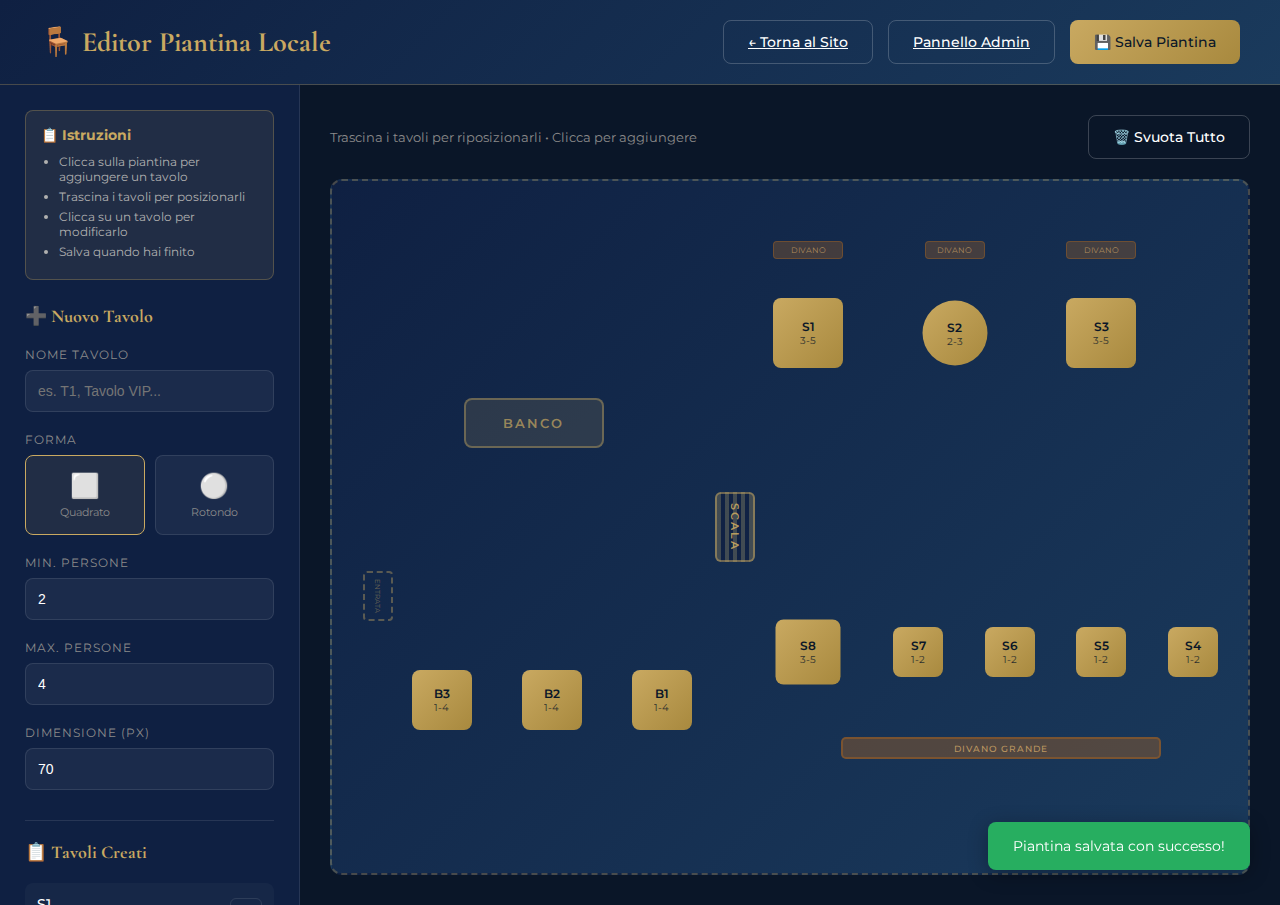
<file: editor.html>
<!DOCTYPE html>
<html lang="it">
<head>
    <meta charset="UTF-8">
    <meta name="viewport" content="width=device-width, initial-scale=1.0">
    <title>Editor Piantina - Skalette Bistro</title>
    <link href="https://fonts.googleapis.com/css2?family=Cormorant+Garamond:wght@400;500;600&family=Montserrat:wght@300;400;500;600&display=swap" rel="stylesheet">
    <style>
        * { margin: 0; padding: 0; box-sizing: border-box; }
        
        body {
            font-family: 'Montserrat', sans-serif;
            background: #0a1628;
            color: #fff;
            min-height: 100vh;
        }
        
        .editor-header {
            background: linear-gradient(135deg, #0f2042 0%, #1a3a5c 100%);
            padding: 20px 40px;
            display: flex;
            justify-content: space-between;
            align-items: center;
            border-bottom: 1px solid rgba(201,169,97,0.3);
        }
        
        .editor-header h1 {
            font-family: 'Cormorant Garamond', serif;
            font-size: 28px;
            color: #c9a961;
        }
        
        .header-actions {
            display: flex;
            gap: 15px;
        }
        
        .btn {
            padding: 12px 24px;
            border: none;
            border-radius: 8px;
            cursor: pointer;
            font-family: 'Montserrat', sans-serif;
            font-size: 14px;
            font-weight: 500;
            transition: all 0.3s ease;
        }
        
        .btn-primary {
            background: linear-gradient(135deg, #c9a961 0%, #a8893e 100%);
            color: #0a1628;
        }
        
        .btn-primary:hover {
            transform: translateY(-2px);
            box-shadow: 0 4px 15px rgba(201,169,97,0.4);
        }
        
        .btn-secondary {
            background: transparent;
            border: 1px solid rgba(255,255,255,0.2);
            color: #fff;
        }
        
        .btn-secondary:hover {
            border-color: #c9a961;
            color: #c9a961;
        }
        
        .editor-container {
            display: grid;
            grid-template-columns: 300px 1fr;
            height: calc(100vh - 80px);
        }
        
        .sidebar {
            background: #0f2042;
            padding: 25px;
            border-right: 1px solid rgba(255,255,255,0.1);
            overflow-y: auto;
        }
        
        .sidebar h3 {
            font-family: 'Cormorant Garamond', serif;
            font-size: 18px;
            margin-bottom: 20px;
            color: #c9a961;
        }
        
        .form-group {
            margin-bottom: 20px;
        }
        
        .form-group label {
            display: block;
            font-size: 12px;
            color: #8a8a8a;
            margin-bottom: 8px;
            text-transform: uppercase;
            letter-spacing: 1px;
        }
        
        .form-group input,
        .form-group select {
            width: 100%;
            padding: 12px;
            background: rgba(255,255,255,0.05);
            border: 1px solid rgba(255,255,255,0.1);
            border-radius: 8px;
            color: #fff;
            font-size: 14px;
        }
        
        .form-group input:focus,
        .form-group select:focus {
            outline: none;
            border-color: #c9a961;
        }
        
        .shape-selector {
            display: flex;
            gap: 10px;
        }
        
        .shape-btn {
            flex: 1;
            padding: 15px;
            background: rgba(255,255,255,0.05);
            border: 1px solid rgba(255,255,255,0.1);
            border-radius: 8px;
            cursor: pointer;
            text-align: center;
            transition: all 0.3s ease;
        }
        
        .shape-btn:hover,
        .shape-btn.active {
            border-color: #c9a961;
            background: rgba(201,169,97,0.1);
        }
        
        .shape-btn .icon {
            font-size: 24px;
            margin-bottom: 5px;
        }
        
        .shape-btn span {
            display: block;
            font-size: 11px;
            color: #8a8a8a;
        }
        
        .canvas-container {
            padding: 30px;
            display: flex;
            flex-direction: column;
            gap: 20px;
        }
        
        .canvas-header {
            display: flex;
            justify-content: space-between;
            align-items: center;
        }
        
        .canvas-info {
            font-size: 13px;
            color: #8a8a8a;
        }
        
        #floor-canvas {
            flex: 1;
            background: linear-gradient(135deg, #0f2042 0%, #1a3a5c 100%);
            border-radius: 12px;
            border: 2px dashed rgba(201,169,97,0.3);
            position: relative;
            min-height: 500px;
            cursor: crosshair;
        }
        
        .fixed-element {
            position: absolute;
            pointer-events: none;
            display: flex;
            align-items: center;
            justify-content: center;
            transform: translate(-50%, -50%);
        }
        
        .table-element {
            position: absolute;
            display: flex;
            flex-direction: column;
            align-items: center;
            justify-content: center;
            cursor: move;
            transition: box-shadow 0.3s ease;
            user-select: none;
        }
        
        .table-element:hover {
            box-shadow: 0 0 20px rgba(201,169,97,0.5);
        }
        
        .table-element.selected {
            box-shadow: 0 0 0 3px #c9a961;
        }
        
        .table-element .table-name {
            font-weight: 600;
            font-size: 12px;
            color: #0a1628;
        }
        
        .table-element .table-capacity {
            font-size: 10px;
            color: #0a1628;
            opacity: 0.8;
        }
        
        .table-element .delete-btn {
            position: absolute;
            top: -8px;
            right: -8px;
            width: 20px;
            height: 20px;
            background: #e74c3c;
            border-radius: 50%;
            border: none;
            color: #fff;
            cursor: pointer;
            font-size: 12px;
            display: none;
            align-items: center;
            justify-content: center;
        }
        
        .table-element:hover .delete-btn,
        .table-element.selected .delete-btn {
            display: flex;
        }
        
        .tables-list {
            margin-top: 30px;
            border-top: 1px solid rgba(255,255,255,0.1);
            padding-top: 20px;
        }
        
        .table-item {
            display: flex;
            justify-content: space-between;
            align-items: center;
            padding: 12px;
            background: rgba(255,255,255,0.03);
            border-radius: 8px;
            margin-bottom: 10px;
        }
        
        .table-item-info h4 {
            font-size: 14px;
            font-weight: 500;
        }
        
        .table-item-info span {
            font-size: 11px;
            color: #8a8a8a;
        }
        
        .table-item-actions {
            display: flex;
            gap: 8px;
        }
        
        .icon-btn {
            width: 32px;
            height: 32px;
            border-radius: 6px;
            border: 1px solid rgba(255,255,255,0.1);
            background: transparent;
            color: #8a8a8a;
            cursor: pointer;
            transition: all 0.3s ease;
        }
        
        .icon-btn:hover {
            border-color: #c9a961;
            color: #c9a961;
        }
        
        .icon-btn.delete:hover {
            border-color: #e74c3c;
            color: #e74c3c;
        }
        
        .toast {
            position: fixed;
            bottom: 30px;
            right: 30px;
            background: #27ae60;
            color: #fff;
            padding: 15px 25px;
            border-radius: 8px;
            font-size: 14px;
            box-shadow: 0 4px 20px rgba(0,0,0,0.3);
            transform: translateY(100px);
            opacity: 0;
            transition: all 0.3s ease;
        }
        
        .toast.show {
            transform: translateY(0);
            opacity: 1;
        }
        
        .instructions {
            background: rgba(201,169,97,0.1);
            border: 1px solid rgba(201,169,97,0.3);
            border-radius: 8px;
            padding: 15px;
            margin-bottom: 25px;
        }
        
        .instructions h4 {
            color: #c9a961;
            font-size: 14px;
            margin-bottom: 10px;
        }
        
        .instructions ul {
            font-size: 12px;
            color: #b0b0b0;
            padding-left: 18px;
        }
        
        .instructions li {
            margin-bottom: 5px;
        }
    </style>
</head>
<body>
    <header class="editor-header">
        <h1>🪑 Editor Piantina Locale</h1>
        <div class="header-actions">
            <a href="index.html" class="btn btn-secondary">← Torna al Sito</a>
            <a href="admin.html" class="btn btn-secondary">Pannello Admin</a>
            <button class="btn btn-primary" onclick="saveAll()">💾 Salva Piantina</button>
        </div>
    </header>
    
    <div class="editor-container">
        <aside class="sidebar">
            <div class="instructions">
                <h4>📋 Istruzioni</h4>
                <ul>
                    <li>Clicca sulla piantina per aggiungere un tavolo</li>
                    <li>Trascina i tavoli per posizionarli</li>
                    <li>Clicca su un tavolo per modificarlo</li>
                    <li>Salva quando hai finito</li>
                </ul>
            </div>
            
            <h3>➕ Nuovo Tavolo</h3>
            
            <div class="form-group">
                <label>Nome Tavolo</label>
                <input type="text" id="table-name" placeholder="es. T1, Tavolo VIP...">
            </div>
            
            <div class="form-group">
                <label>Forma</label>
                <div class="shape-selector">
                    <div class="shape-btn active" data-shape="square" onclick="selectShape('square')">
                        <div class="icon">⬜</div>
                        <span>Quadrato</span>
                    </div>
                    <div class="shape-btn" data-shape="round" onclick="selectShape('round')">
                        <div class="icon">⚪</div>
                        <span>Rotondo</span>
                    </div>
                </div>
            </div>
            
            <div class="form-group">
                <label>Min. Persone</label>
                <input type="number" id="min-guests" value="2" min="1" max="20">
            </div>
            
            <div class="form-group">
                <label>Max. Persone</label>
                <input type="number" id="max-guests" value="4" min="1" max="20">
            </div>
            
            <div class="form-group">
                <label>Dimensione (px)</label>
                <input type="number" id="table-size" value="70" min="40" max="150">
            </div>
            
            <div class="tables-list">
                <h3>📋 Tavoli Creati</h3>
                <div id="tables-list-content"></div>
            </div>
        </aside>
        
        <main class="canvas-container">
            <div class="canvas-header">
                <span class="canvas-info">Trascina i tavoli per riposizionarli • Clicca per aggiungere</span>
                <button class="btn btn-secondary" onclick="clearAll()">🗑️ Svuota Tutto</button>
            </div>
            <div id="floor-canvas">
                <!-- BANCO -->
                <div class="fixed-element" style="left:22%;top:35%;width:140px;height:50px;background:rgba(201,169,97,0.15);border:2px solid rgba(201,169,97,0.4);border-radius:8px;">
                    <span style="color:rgba(201,169,97,0.7);font-size:13px;font-weight:600;letter-spacing:2px;">BANCO</span>
                </div>
                
                <!-- DIVANI PICCOLI zona alta -->
                <div class="fixed-element" style="left:52%;top:10%;width:70px;height:18px;background:rgba(139,90,43,0.4);border:1px solid rgba(139,90,43,0.6);border-radius:4px;">
                    <span style="color:rgba(200,160,100,0.8);font-size:8px;">DIVANO</span>
                </div>
                <div class="fixed-element" style="left:68%;top:10%;width:60px;height:18px;background:rgba(139,90,43,0.4);border:1px solid rgba(139,90,43,0.6);border-radius:4px;">
                    <span style="color:rgba(200,160,100,0.8);font-size:8px;">DIVANO</span>
                </div>
                <div class="fixed-element" style="left:84%;top:10%;width:70px;height:18px;background:rgba(139,90,43,0.4);border:1px solid rgba(139,90,43,0.6);border-radius:4px;">
                    <span style="color:rgba(200,160,100,0.8);font-size:8px;">DIVANO</span>
                </div>
                
                <!-- DIVANO GRANDE zona bassa (da S8 a S4) -->
                <div class="fixed-element" style="left:73%;top:82%;width:320px;height:22px;background:rgba(139,90,43,0.5);border:2px solid rgba(139,90,43,0.7);border-radius:5px;">
                    <span style="color:rgba(200,160,100,0.9);font-size:9px;font-weight:500;letter-spacing:1px;">DIVANO GRANDE</span>
                </div>
                
                <!-- SCALA -->
                <div class="fixed-element" style="left:44%;top:50%;width:40px;height:70px;background:repeating-linear-gradient(90deg,rgba(201,169,97,0.25),rgba(201,169,97,0.25) 4px,rgba(15,32,66,0.8) 4px,rgba(15,32,66,0.8) 8px);border:2px solid rgba(201,169,97,0.5);border-radius:6px;">
                    <span style="color:rgba(201,169,97,0.9);font-size:11px;font-weight:600;writing-mode:vertical-rl;letter-spacing:2px;">SCALA</span>
                </div>
                
                <!-- ENTRATA -->
                <div class="fixed-element" style="left:5%;top:60%;width:30px;height:50px;border:2px dashed rgba(201,169,97,0.4);border-radius:4px;">
                    <span style="color:rgba(201,169,97,0.5);font-size:7px;writing-mode:vertical-rl;">ENTRATA</span>
                </div>
            </div>
        </main>
    </div>
    
    <div class="toast" id="toast">Salvato con successo!</div>
    
    <script>
        let tables = [];
        let selectedShape = 'square';
        let selectedTableId = null;
        let isDragging = false;
        let dragOffset = { x: 0, y: 0 };
        
        // Carica dati salvati
        function loadSavedData() {
            const saved = localStorage.getItem('skalette_floorplan');
            if (saved) {
                const data = JSON.parse(saved);
                tables = data.tables || [];
            } else {
                // Piantina predefinita Skalette Bistro
                tables = [
                    { id: 'S1', name: 'S1', shape: 'square', minGuests: 3, maxGuests: 5, width: 70, height: 70, x: 52, y: 22 },
                    { id: 'S2', name: 'S2', shape: 'round', minGuests: 2, maxGuests: 3, width: 65, height: 65, x: 68, y: 22 },
                    { id: 'S3', name: 'S3', shape: 'square', minGuests: 3, maxGuests: 5, width: 70, height: 70, x: 84, y: 22 },
                    { id: 'B3', name: 'B3', shape: 'square', minGuests: 1, maxGuests: 4, width: 60, height: 60, x: 12, y: 75 },
                    { id: 'B2', name: 'B2', shape: 'square', minGuests: 1, maxGuests: 4, width: 60, height: 60, x: 24, y: 75 },
                    { id: 'B1', name: 'B1', shape: 'square', minGuests: 1, maxGuests: 4, width: 60, height: 60, x: 36, y: 75 },
                    { id: 'S8', name: 'S8', shape: 'square', minGuests: 3, maxGuests: 5, width: 65, height: 65, x: 52, y: 68 },
                    { id: 'S7', name: 'S7', shape: 'square', minGuests: 1, maxGuests: 2, width: 50, height: 50, x: 64, y: 68 },
                    { id: 'S6', name: 'S6', shape: 'square', minGuests: 1, maxGuests: 2, width: 50, height: 50, x: 74, y: 68 },
                    { id: 'S5', name: 'S5', shape: 'square', minGuests: 1, maxGuests: 2, width: 50, height: 50, x: 84, y: 68 },
                    { id: 'S4', name: 'S4', shape: 'square', minGuests: 1, maxGuests: 2, width: 50, height: 50, x: 94, y: 68 }
                ];
                saveAll();
            }
            renderAllTables();
            updateTablesList();
        }
        
        // Seleziona forma
        function selectShape(shape) {
            selectedShape = shape;
            document.querySelectorAll('.shape-btn').forEach(btn => {
                btn.classList.toggle('active', btn.dataset.shape === shape);
            });
        }
        
        // Aggiungi tavolo
        function addTable(x, y) {
            const name = document.getElementById('table-name').value || `T${tables.length + 1}`;
            const minGuests = parseInt(document.getElementById('min-guests').value) || 2;
            const maxGuests = parseInt(document.getElementById('max-guests').value) || 4;
            const size = parseInt(document.getElementById('table-size').value) || 70;
            
            const canvas = document.getElementById('floor-canvas');
            const rect = canvas.getBoundingClientRect();
            
            const table = {
                id: 'table_' + Date.now(),
                name: name,
                shape: selectedShape,
                minGuests: minGuests,
                maxGuests: maxGuests,
                width: size,
                height: size,
                x: ((x - rect.left) / rect.width) * 100,
                y: ((y - rect.top) / rect.height) * 100
            };
            
            tables.push(table);
            renderTable(table);
            updateTablesList();
            
            document.getElementById('table-name').value = '';
        }
        
        // Render singolo tavolo
        function renderTable(table) {
            const canvas = document.getElementById('floor-canvas');
            
            const el = document.createElement('div');
            el.className = 'table-element';
            el.id = table.id;
            el.style.left = table.x + '%';
            el.style.top = table.y + '%';
            el.style.width = table.width + 'px';
            el.style.height = table.height + 'px';
            el.style.borderRadius = table.shape === 'round' ? '50%' : '8px';
            el.style.background = 'linear-gradient(135deg, #c9a961 0%, #a8893e 100%)';
            el.style.transform = 'translate(-50%, -50%)';
            
            el.innerHTML = `
                <span class="table-name">${table.name}</span>
                <span class="table-capacity">${table.minGuests}-${table.maxGuests}</span>
                <button class="delete-btn" onclick="deleteTable('${table.id}')">×</button>
            `;
            
            // Drag events
            el.addEventListener('mousedown', (e) => {
                if (e.target.classList.contains('delete-btn')) return;
                e.stopPropagation();
                isDragging = true;
                selectedTableId = table.id;
                
                const rect = el.getBoundingClientRect();
                dragOffset.x = e.clientX - rect.left - rect.width/2;
                dragOffset.y = e.clientY - rect.top - rect.height/2;
                
                document.querySelectorAll('.table-element').forEach(t => t.classList.remove('selected'));
                el.classList.add('selected');
            });
            
            canvas.appendChild(el);
        }
        
        // Render tutti i tavoli
        function renderAllTables() {
            const canvas = document.getElementById('floor-canvas');
            canvas.querySelectorAll('.table-element').forEach(el => el.remove());
            tables.forEach(table => renderTable(table));
        }
        
        // Elimina tavolo
        function deleteTable(id) {
            tables = tables.filter(t => t.id !== id);
            const el = document.getElementById(id);
            if (el) el.remove();
            updateTablesList();
        }
        
        // Aggiorna lista tavoli
        function updateTablesList() {
            const container = document.getElementById('tables-list-content');
            if (tables.length === 0) {
                container.innerHTML = '<p style="color:#8a8a8a;font-size:13px;text-align:center;padding:20px;">Nessun tavolo creato</p>';
                return;
            }
            
            container.innerHTML = tables.map(table => `
                <div class="table-item">
                    <div class="table-item-info">
                        <h4>${table.name}</h4>
                        <span>${table.shape === 'round' ? '⚪' : '⬜'} ${table.minGuests}-${table.maxGuests} persone</span>
                    </div>
                    <div class="table-item-actions">
                        <button class="icon-btn delete" onclick="deleteTable('${table.id}')">🗑</button>
                    </div>
                </div>
            `).join('');
        }
        
        // Salva tutto
        function saveAll() {
            const data = {
                tables: tables,
                updatedAt: new Date().toISOString()
            };
            localStorage.setItem('skalette_floorplan', JSON.stringify(data));
            showToast('Piantina salvata con successo!');
        }
        
        // Svuota tutto
        function clearAll() {
            if (confirm('Sei sicuro di voler eliminare tutti i tavoli?')) {
                tables = [];
                renderAllTables();
                updateTablesList();
            }
        }
        
        // Toast
        function showToast(message) {
            const toast = document.getElementById('toast');
            toast.textContent = message;
            toast.classList.add('show');
            setTimeout(() => toast.classList.remove('show'), 3000);
        }
        
        // Event listeners
        document.getElementById('floor-canvas').addEventListener('click', (e) => {
            if (e.target.id === 'floor-canvas') {
                addTable(e.clientX, e.clientY);
            }
        });
        
        document.addEventListener('mousemove', (e) => {
            if (!isDragging || !selectedTableId) return;
            
            const canvas = document.getElementById('floor-canvas');
            const rect = canvas.getBoundingClientRect();
            const el = document.getElementById(selectedTableId);
            
            let x = ((e.clientX - dragOffset.x - rect.left) / rect.width) * 100;
            let y = ((e.clientY - dragOffset.y - rect.top) / rect.height) * 100;
            
            x = Math.max(5, Math.min(95, x));
            y = Math.max(5, Math.min(95, y));
            
            el.style.left = x + '%';
            el.style.top = y + '%';
            
            const table = tables.find(t => t.id === selectedTableId);
            if (table) {
                table.x = x;
                table.y = y;
            }
        });
        
        document.addEventListener('mouseup', () => {
            isDragging = false;
        });
        
        // Inizializza
        loadSavedData();
    </script>
</body>
</html>
</file>
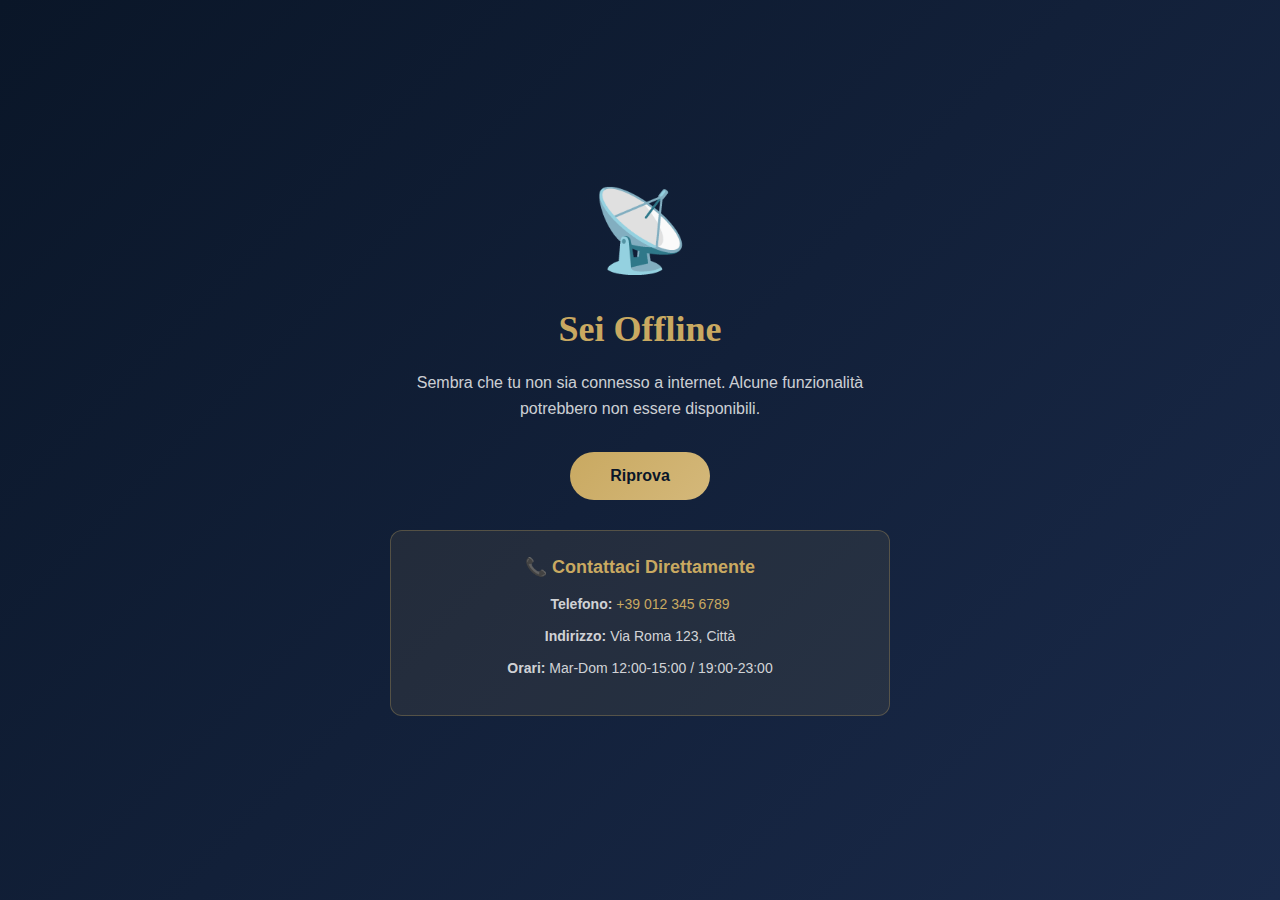
<file: offline.html>
<!DOCTYPE html>
<html lang="it">
<head>
    <meta charset="UTF-8">
    <meta name="viewport" content="width=device-width, initial-scale=1.0">
    <title>Offline - Skalette Bistro</title>
    <style>
        * { margin: 0; padding: 0; box-sizing: border-box; }
        body {
            font-family: 'Montserrat', -apple-system, BlinkMacSystemFont, sans-serif;
            background: linear-gradient(135deg, #0a1628 0%, #1a2a4a 100%);
            color: #ffffff;
            min-height: 100vh;
            display: flex;
            align-items: center;
            justify-content: center;
            padding: 20px;
        }
        .offline-container {
            text-align: center;
            max-width: 500px;
        }
        .offline-icon {
            font-size: 80px;
            margin-bottom: 30px;
            animation: float 3s ease-in-out infinite;
        }
        @keyframes float {
            0%, 100% { transform: translateY(0); }
            50% { transform: translateY(-10px); }
        }
        h1 {
            font-family: 'Cormorant Garamond', serif;
            font-size: 36px;
            color: #c9a961;
            margin-bottom: 20px;
        }
        p {
            font-size: 16px;
            line-height: 1.6;
            color: rgba(255,255,255,0.8);
            margin-bottom: 30px;
        }
        .contact-info {
            background: rgba(201, 169, 97, 0.1);
            border: 1px solid rgba(201, 169, 97, 0.3);
            border-radius: 12px;
            padding: 25px;
            margin-top: 30px;
        }
        .contact-info h3 {
            color: #c9a961;
            margin-bottom: 15px;
            font-size: 18px;
        }
        .contact-info p {
            margin-bottom: 10px;
            font-size: 14px;
        }
        .contact-info a {
            color: #c9a961;
            text-decoration: none;
        }
        .retry-btn {
            background: linear-gradient(135deg, #c9a961, #d4b87a);
            color: #0a1628;
            border: none;
            padding: 15px 40px;
            font-size: 16px;
            font-weight: 600;
            border-radius: 30px;
            cursor: pointer;
            transition: transform 0.3s ease, box-shadow 0.3s ease;
        }
        .retry-btn:hover {
            transform: scale(1.05);
            box-shadow: 0 10px 30px rgba(201, 169, 97, 0.3);
        }
    </style>
</head>
<body>
    <div class="offline-container">
        <div class="offline-icon">📡</div>
        <h1>Sei Offline</h1>
        <p>Sembra che tu non sia connesso a internet. Alcune funzionalità potrebbero non essere disponibili.</p>
        
        <button class="retry-btn" onclick="window.location.reload()">Riprova</button>
        
        <div class="contact-info">
            <h3>📞 Contattaci Direttamente</h3>
            <p><strong>Telefono:</strong> <a href="tel:+390123456789">+39 012 345 6789</a></p>
            <p><strong>Indirizzo:</strong> Via Roma 123, Città</p>
            <p><strong>Orari:</strong> Mar-Dom 12:00-15:00 / 19:00-23:00</p>
        </div>
    </div>
</body>
</html>
</file>
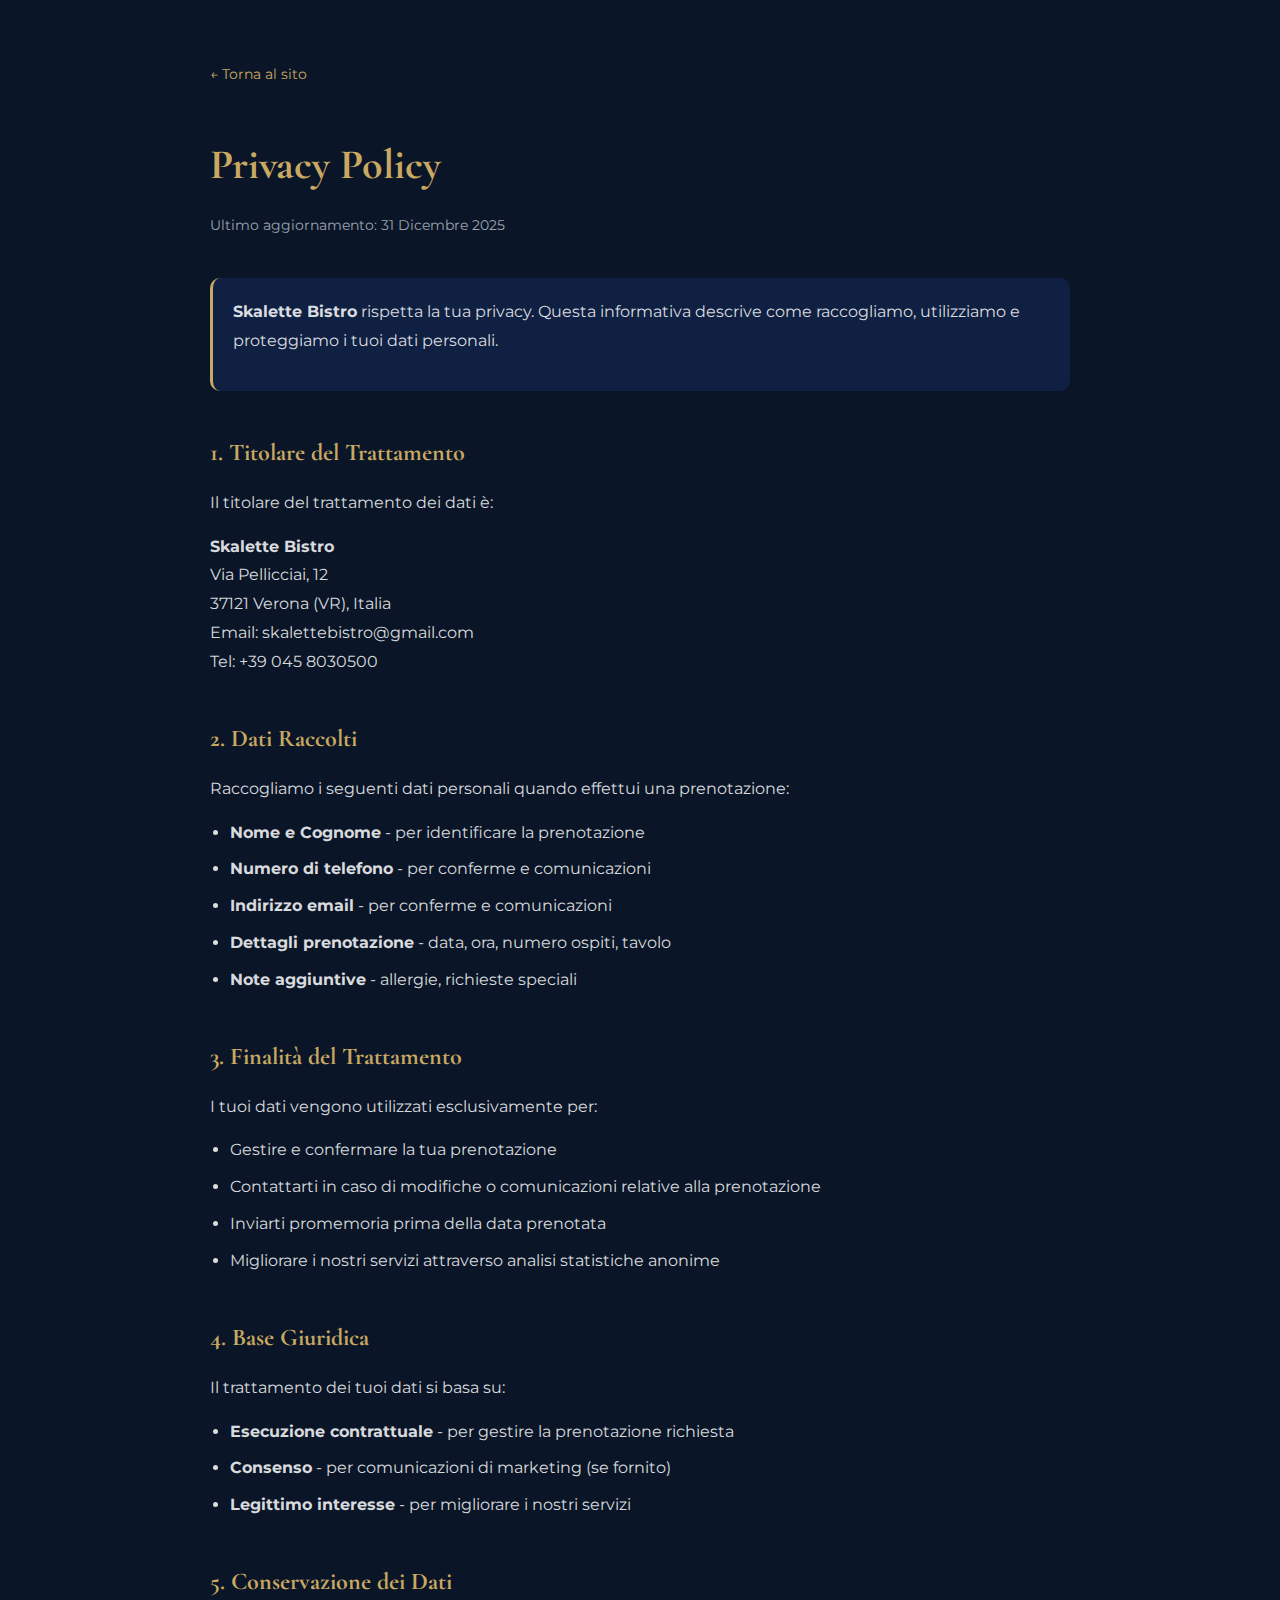
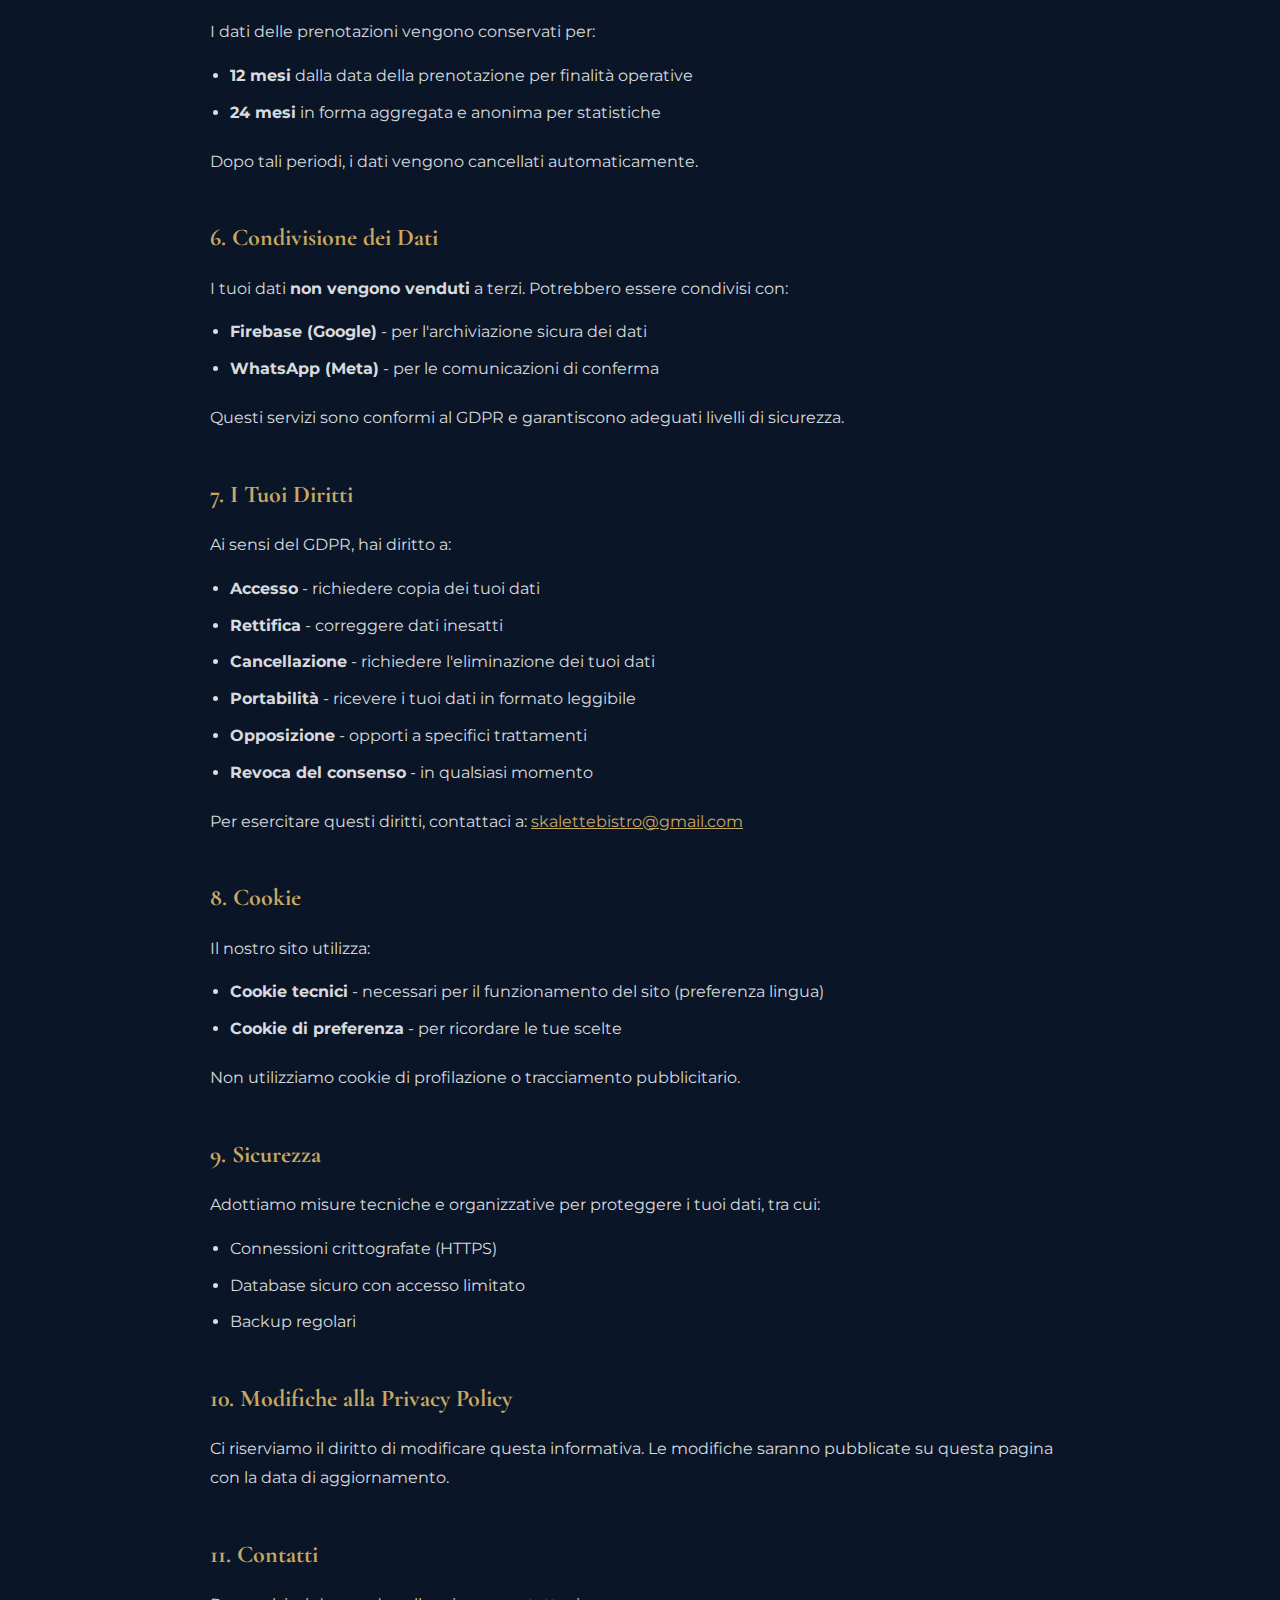
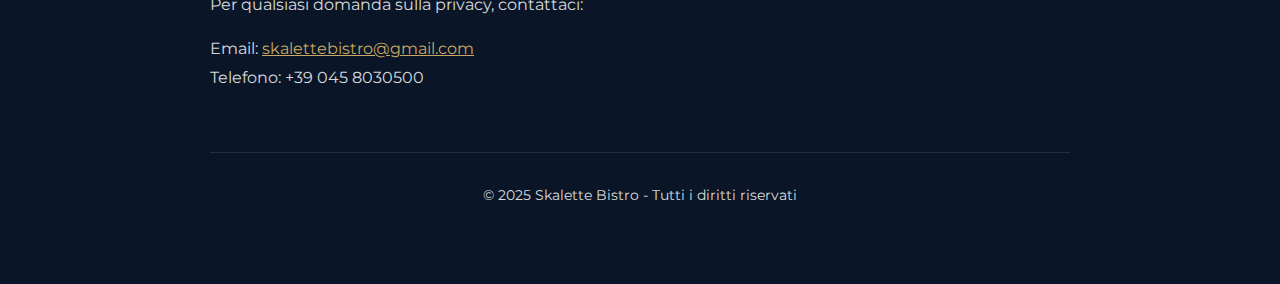
<file: privacy.html>
<!DOCTYPE html>
<html lang="it">
<head>
    <meta charset="UTF-8">
    <meta name="viewport" content="width=device-width, initial-scale=1.0">
    <title>Privacy Policy - Skalette Bistro</title>
    <link rel="icon" type="image/png" href="logo.png">
    <link rel="preconnect" href="https://fonts.googleapis.com">
    <link rel="preconnect" href="https://fonts.gstatic.com" crossorigin>
    <link href="https://fonts.googleapis.com/css2?family=Cormorant+Garamond:wght@400;500;600&family=Montserrat:wght@300;400;500;600&display=swap" rel="stylesheet">
    <style>
        :root {
            --navy: #0a1628;
            --navy-light: #0f2042;
            --gold: #c9a961;
            --white: #ffffff;
            --grey: #9ca3af;
        }
        
        * { margin: 0; padding: 0; box-sizing: border-box; }
        
        body {
            font-family: 'Montserrat', sans-serif;
            background: var(--navy);
            color: var(--white);
            min-height: 100vh;
            line-height: 1.8;
        }
        
        .container {
            max-width: 900px;
            margin: 0 auto;
            padding: 60px 20px;
        }
        
        .back-link {
            display: inline-flex;
            align-items: center;
            gap: 8px;
            color: var(--gold);
            text-decoration: none;
            margin-bottom: 40px;
            font-size: 14px;
            transition: opacity 0.3s;
        }
        .back-link:hover { opacity: 0.8; }
        
        h1 {
            font-family: 'Cormorant Garamond', serif;
            font-size: 42px;
            color: var(--gold);
            margin-bottom: 10px;
        }
        
        .last-update {
            color: var(--grey);
            font-size: 14px;
            margin-bottom: 40px;
        }
        
        h2 {
            font-family: 'Cormorant Garamond', serif;
            font-size: 24px;
            color: var(--gold);
            margin: 40px 0 15px;
        }
        
        p, li {
            color: rgba(255,255,255,0.85);
            margin-bottom: 15px;
        }
        
        ul {
            margin-left: 20px;
            margin-bottom: 20px;
        }
        
        li { margin-bottom: 8px; }
        
        .highlight {
            background: var(--navy-light);
            padding: 20px;
            border-radius: 10px;
            border-left: 3px solid var(--gold);
            margin: 20px 0;
        }
        
        a { color: var(--gold); }
        
        .footer-privacy {
            margin-top: 60px;
            padding-top: 30px;
            border-top: 1px solid rgba(255,255,255,0.1);
            text-align: center;
            color: var(--grey);
            font-size: 14px;
        }
    </style>
</head>
<body>
    <div class="container">
        <a href="index.html" class="back-link">← Torna al sito</a>
        
        <h1>Privacy Policy</h1>
        <p class="last-update">Ultimo aggiornamento: 31 Dicembre 2025</p>
        
        <div class="highlight">
            <p><strong>Skalette Bistro</strong> rispetta la tua privacy. Questa informativa descrive come raccogliamo, utilizziamo e proteggiamo i tuoi dati personali.</p>
        </div>
        
        <h2>1. Titolare del Trattamento</h2>
        <p>Il titolare del trattamento dei dati è:</p>
        <p><strong>Skalette Bistro</strong><br>
        Via Pellicciai, 12<br>
        37121 Verona (VR), Italia<br>
        Email: skalettebistro@gmail.com<br>
        Tel: +39 045 8030500</p>
        
        <h2>2. Dati Raccolti</h2>
        <p>Raccogliamo i seguenti dati personali quando effettui una prenotazione:</p>
        <ul>
            <li><strong>Nome e Cognome</strong> - per identificare la prenotazione</li>
            <li><strong>Numero di telefono</strong> - per conferme e comunicazioni</li>
            <li><strong>Indirizzo email</strong> - per conferme e comunicazioni</li>
            <li><strong>Dettagli prenotazione</strong> - data, ora, numero ospiti, tavolo</li>
            <li><strong>Note aggiuntive</strong> - allergie, richieste speciali</li>
        </ul>
        
        <h2>3. Finalità del Trattamento</h2>
        <p>I tuoi dati vengono utilizzati esclusivamente per:</p>
        <ul>
            <li>Gestire e confermare la tua prenotazione</li>
            <li>Contattarti in caso di modifiche o comunicazioni relative alla prenotazione</li>
            <li>Inviarti promemoria prima della data prenotata</li>
            <li>Migliorare i nostri servizi attraverso analisi statistiche anonime</li>
        </ul>
        
        <h2>4. Base Giuridica</h2>
        <p>Il trattamento dei tuoi dati si basa su:</p>
        <ul>
            <li><strong>Esecuzione contrattuale</strong> - per gestire la prenotazione richiesta</li>
            <li><strong>Consenso</strong> - per comunicazioni di marketing (se fornito)</li>
            <li><strong>Legittimo interesse</strong> - per migliorare i nostri servizi</li>
        </ul>
        
        <h2>5. Conservazione dei Dati</h2>
        <p>I dati delle prenotazioni vengono conservati per:</p>
        <ul>
            <li><strong>12 mesi</strong> dalla data della prenotazione per finalità operative</li>
            <li><strong>24 mesi</strong> in forma aggregata e anonima per statistiche</li>
        </ul>
        <p>Dopo tali periodi, i dati vengono cancellati automaticamente.</p>
        
        <h2>6. Condivisione dei Dati</h2>
        <p>I tuoi dati <strong>non vengono venduti</strong> a terzi. Potrebbero essere condivisi con:</p>
        <ul>
            <li><strong>Firebase (Google)</strong> - per l'archiviazione sicura dei dati</li>
            <li><strong>WhatsApp (Meta)</strong> - per le comunicazioni di conferma</li>
        </ul>
        <p>Questi servizi sono conformi al GDPR e garantiscono adeguati livelli di sicurezza.</p>
        
        <h2>7. I Tuoi Diritti</h2>
        <p>Ai sensi del GDPR, hai diritto a:</p>
        <ul>
            <li><strong>Accesso</strong> - richiedere copia dei tuoi dati</li>
            <li><strong>Rettifica</strong> - correggere dati inesatti</li>
            <li><strong>Cancellazione</strong> - richiedere l'eliminazione dei tuoi dati</li>
            <li><strong>Portabilità</strong> - ricevere i tuoi dati in formato leggibile</li>
            <li><strong>Opposizione</strong> - opporti a specifici trattamenti</li>
            <li><strong>Revoca del consenso</strong> - in qualsiasi momento</li>
        </ul>
        <p>Per esercitare questi diritti, contattaci a: <a href="mailto:skalettebistro@gmail.com">skalettebistro@gmail.com</a></p>
        
        <h2>8. Cookie</h2>
        <p>Il nostro sito utilizza:</p>
        <ul>
            <li><strong>Cookie tecnici</strong> - necessari per il funzionamento del sito (preferenza lingua)</li>
            <li><strong>Cookie di preferenza</strong> - per ricordare le tue scelte</li>
        </ul>
        <p>Non utilizziamo cookie di profilazione o tracciamento pubblicitario.</p>
        
        <h2>9. Sicurezza</h2>
        <p>Adottiamo misure tecniche e organizzative per proteggere i tuoi dati, tra cui:</p>
        <ul>
            <li>Connessioni crittografate (HTTPS)</li>
            <li>Database sicuro con accesso limitato</li>
            <li>Backup regolari</li>
        </ul>
        
        <h2>10. Modifiche alla Privacy Policy</h2>
        <p>Ci riserviamo il diritto di modificare questa informativa. Le modifiche saranno pubblicate su questa pagina con la data di aggiornamento.</p>
        
        <h2>11. Contatti</h2>
        <p>Per qualsiasi domanda sulla privacy, contattaci:</p>
        <p>Email: <a href="mailto:skalettebistro@gmail.com">skalettebistro@gmail.com</a><br>
        Telefono: +39 045 8030500</p>
        
        <div class="footer-privacy">
            <p>© 2025 Skalette Bistro - Tutti i diritti riservati</p>
        </div>
    </div>
</body>
</html>
</file>
